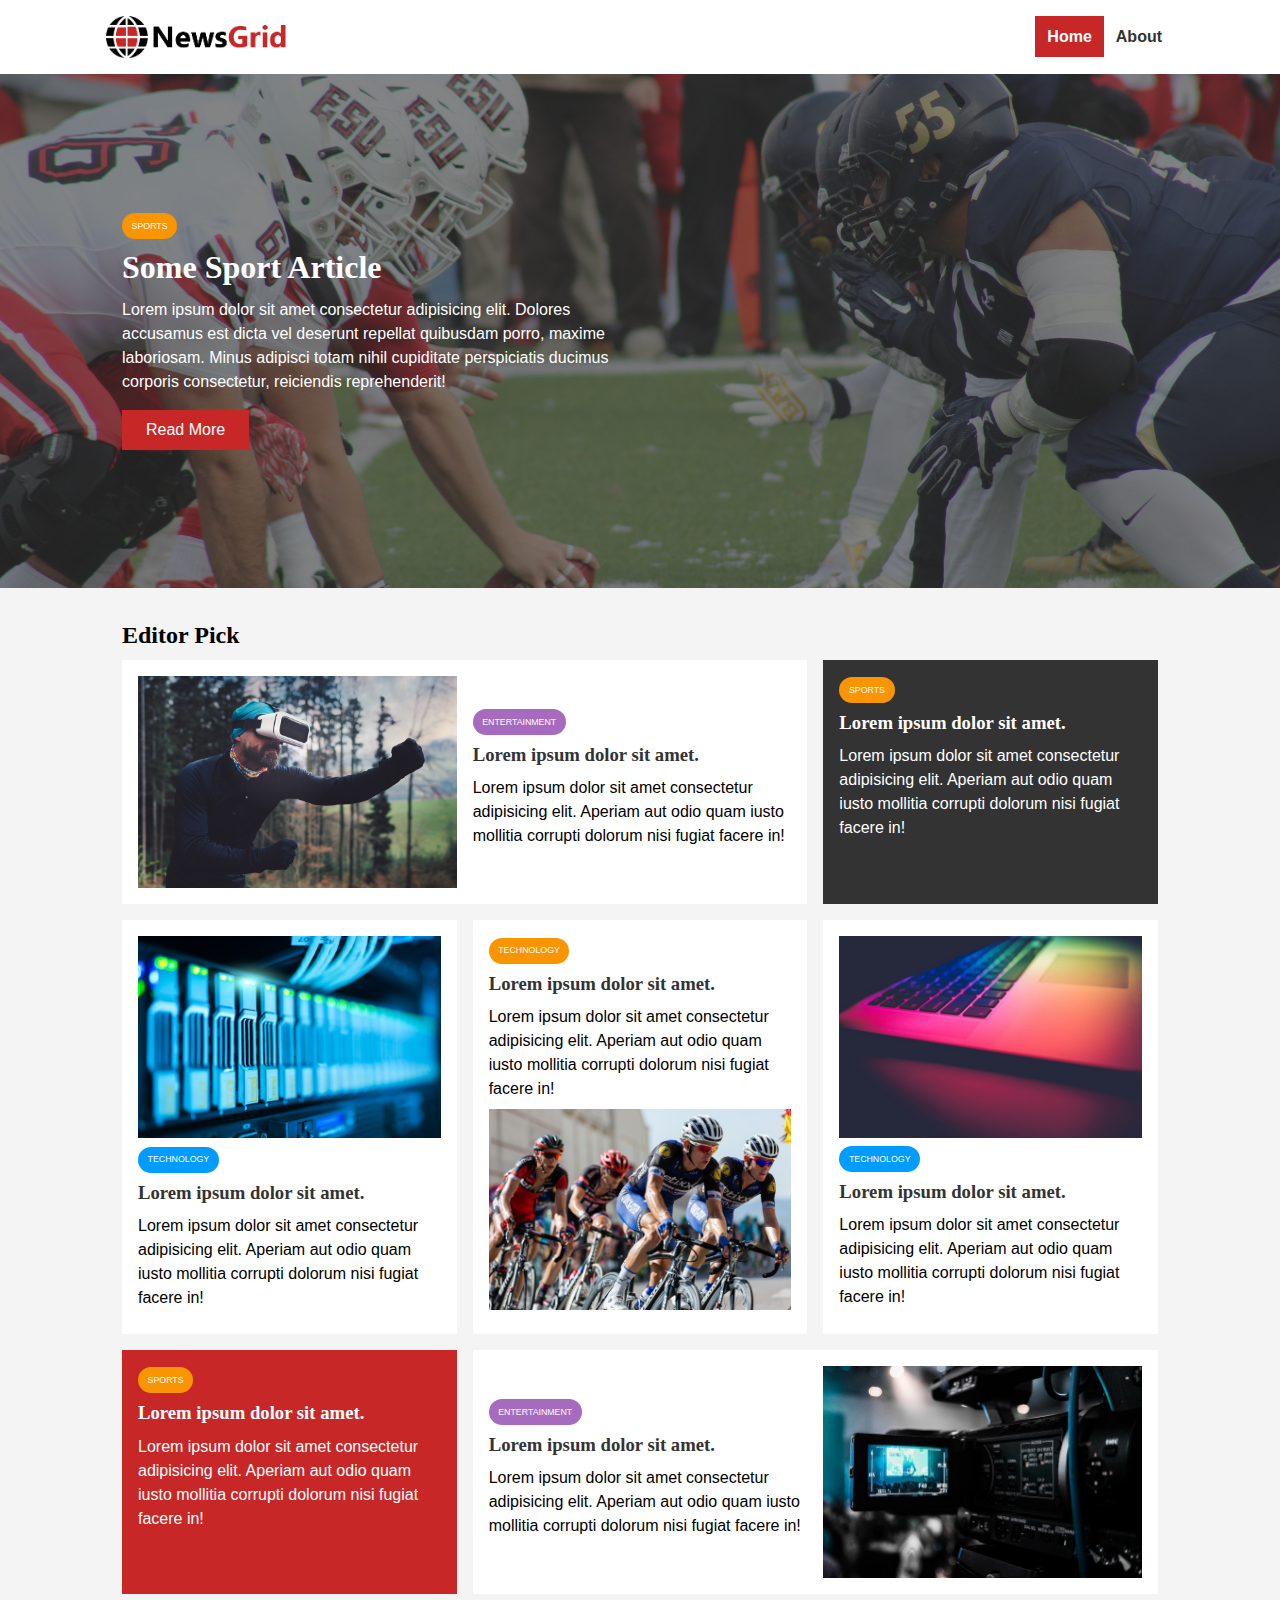
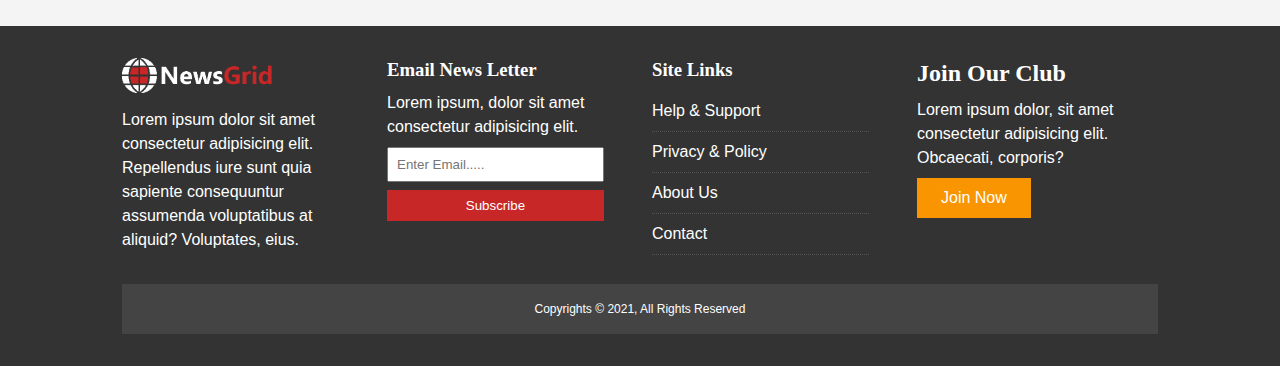
<file: index.html>
<!DOCTYPE html>
<html lang="en">
<head>
  <meta charset="UTF-8">
  <meta name="viewport" content="width=device-width, initial-scale=1.0">
  <link rel="stylesheet" href="https://use.fontawesome.com/releases/v5.15.1/css/all.css" integrity="sha384-vp86vTRFVJgpjF9jiIGPEEqYqlDwgyBgEF109VFjmqGmIY/Y4HV4d3Gp2irVfcrp" crossorigin="anonymous">
  <link href="https://fonts.googleapis.com/css?family=Lato|Staatliches" rel="stylesheet">
  <link rel="stylesheet" href="./css/style.css">
  <link rel="stylesheet" media="screen and (max-width : 768px)" href="./css/mobile.css">
  <link rel="shortcut icon" type="image/x-icon" href="favicon.ico">
  <title>News Grid | Latest News</title>
</head>
<body>
  <nav id="main-nav">
    <div class="container">
      <img src="./img/logo.png" alt="NewsGrid" class="logo">
      <div class="social">
        <a href="http://www.facebook.com" target="_blank"> <i class="fab fa-facebook fa-2x"></i></a>
        <a href="http://www.twitter.com" target="_blank"> <i class="fab fa-twitter fa-2x"></i></a>
        <a href="http://www.instagram.com" target="_blank"> <i class="fab fa-instagram fa-2x"></i></a>
        <a href="http://www.youtube.com" target="_blank"> <i class="fab fa-youtube fa-2x"></i></a>
      </div>
      <ul>
        <li><a href="./index.html" class="current">Home</a></li>
        <li><a href="./about.html">About</a></li>
      </ul>
    </div>
  </nav> 

  <!-- Showcase -->
  <header id="showcase">
    <div class="container">
      <div class="showcase-container">
        <div class="showcase-content">
          <div class="category category-sport">
            Sports
          </div>
          <h1>Some Sport Article</h1>
          <p>Lorem ipsum dolor sit amet consectetur adipisicing elit. Dolores accusamus est dicta vel deserunt repellat quibusdam porro, maxime laboriosam. Minus adipisci totam nihil cupiditate perspiciatis ducimus corporis consectetur, reiciendis reprehenderit!</p>
          <a href="article.html" class="btn btn-primary">Read More</a>
        </div>
      </div>
    </div>
  </header>

  <!-- Home Articles -->
  <section id="home-articles" class="py-2">
    <div class="container">
      <h2>Editor Pick</h2>
      <div class="article-container">
        <article class="card">
          <img src="./img/articles/ent1.jpg" alt="">
          <div>
            <div class="category category-ent">Entertainment</div>
            <h3><a href="article.html">Lorem ipsum dolor sit amet.</a></h3>
            <p>Lorem ipsum dolor sit amet consectetur adipisicing elit. Aperiam aut odio quam iusto mollitia corrupti dolorum nisi fugiat facere in!</p>
          </div>
        </article>

        <article class="card bg-dark">
            <div class="category category-sport">Sports</div>
            <h3><a href="article.html">Lorem ipsum dolor sit amet.</a></h3>
            <p>Lorem ipsum dolor sit amet consectetur adipisicing elit. Aperiam aut odio quam iusto mollitia corrupti dolorum nisi fugiat facere in!</p>
        </article>

        <article class="card">
          <img src="./img/articles/tech1.jpg" alt="">
            <div class="category category-tech">Technology</div>
            <h3><a href="article.html">Lorem ipsum dolor sit amet.</a></h3>
            <p>Lorem ipsum dolor sit amet consectetur adipisicing elit. Aperiam aut odio quam iusto mollitia corrupti dolorum nisi fugiat facere in!</p>
        </article>

        <article class="card">
            <div class="category category-sport">Technology</div>
            <h3><a href="article.html">Lorem ipsum dolor sit amet.</a></h3>
            <p>Lorem ipsum dolor sit amet consectetur adipisicing elit. Aperiam aut odio quam iusto mollitia corrupti dolorum nisi fugiat facere in!</p>
            <img src="./img/articles/sports1.jpg" alt="">
        </article>

        <article class="card">
          <img src="./img/articles/tech2.jpg" alt="">
            <div class="category category-tech">Technology</div>
            <h3><a href="article.html">Lorem ipsum dolor sit amet.</a></h3>
            <p>Lorem ipsum dolor sit amet consectetur adipisicing elit. Aperiam aut odio quam iusto mollitia corrupti dolorum nisi fugiat facere in!</p>
        </article>

        <article class="card bg-primary">
          <div class="category category-sport">Sports</div>
          <h3><a href="article.html">Lorem ipsum dolor sit amet.</a></h3>
          <p>Lorem ipsum dolor sit amet consectetur adipisicing elit. Aperiam aut odio quam iusto mollitia corrupti dolorum nisi fugiat facere in!</p>
      </article>

      <article class="card">
        <div>
          <div class="category category-ent">Entertainment</div>
          <h3><a href="article.html">Lorem ipsum dolor sit amet.</a></h3>
          <p>Lorem ipsum dolor sit amet consectetur adipisicing elit. Aperiam aut odio quam iusto mollitia corrupti dolorum nisi fugiat facere in!</p>
        </div>
        <img src="./img/articles/ent2.jpg" alt="">
      </article>
      </div>
    </div>
  </section>

  <!-- Footer -->
  <footer id="main-footer" class="py-2">
    <div class="container footer-container">
      <div>
        <img src="./img/logo_light.png" alt="NewsGrid">
        <p>Lorem ipsum dolor sit amet consectetur adipisicing elit. Repellendus iure sunt quia sapiente consequuntur assumenda voluptatibus at aliquid? Voluptates, eius.</p>
      </div>

      <div>
        <h3>Email News Letter</h3>
        <p>Lorem ipsum, dolor sit amet consectetur adipisicing elit.</p>
        <form method="POST" name="contact" data-netlify="true">
          <input type="email" name="email" placeholder="Enter Email.....">
          <input type="submit" value="Subscribe" class="btn btn-primary">
        </form>
      </div>

      <div>
        <h3>Site Links</h3>
        <ul class="list">
          <li><a href="#">Help & Support</a></li>
          <li><a href="#">Privacy & Policy</a></li>
          <li><a href="#">About Us</a></li>
          <li><a href="#">Contact</a></li>
        </ul>
      </div>

      <div>
        <h2>Join Our Club</h2>
        <p>Lorem ipsum dolor, sit amet consectetur adipisicing elit. Obcaecati, corporis?</p>
        <a href="#" class="btn btn-secondary">Join Now</a>
      </div>

      <div>
        <p>Copyrights &copy; 2021, All Rights Reserved</p>
      </div>
    </div>
  </footer>
</body>
</html>
</file>
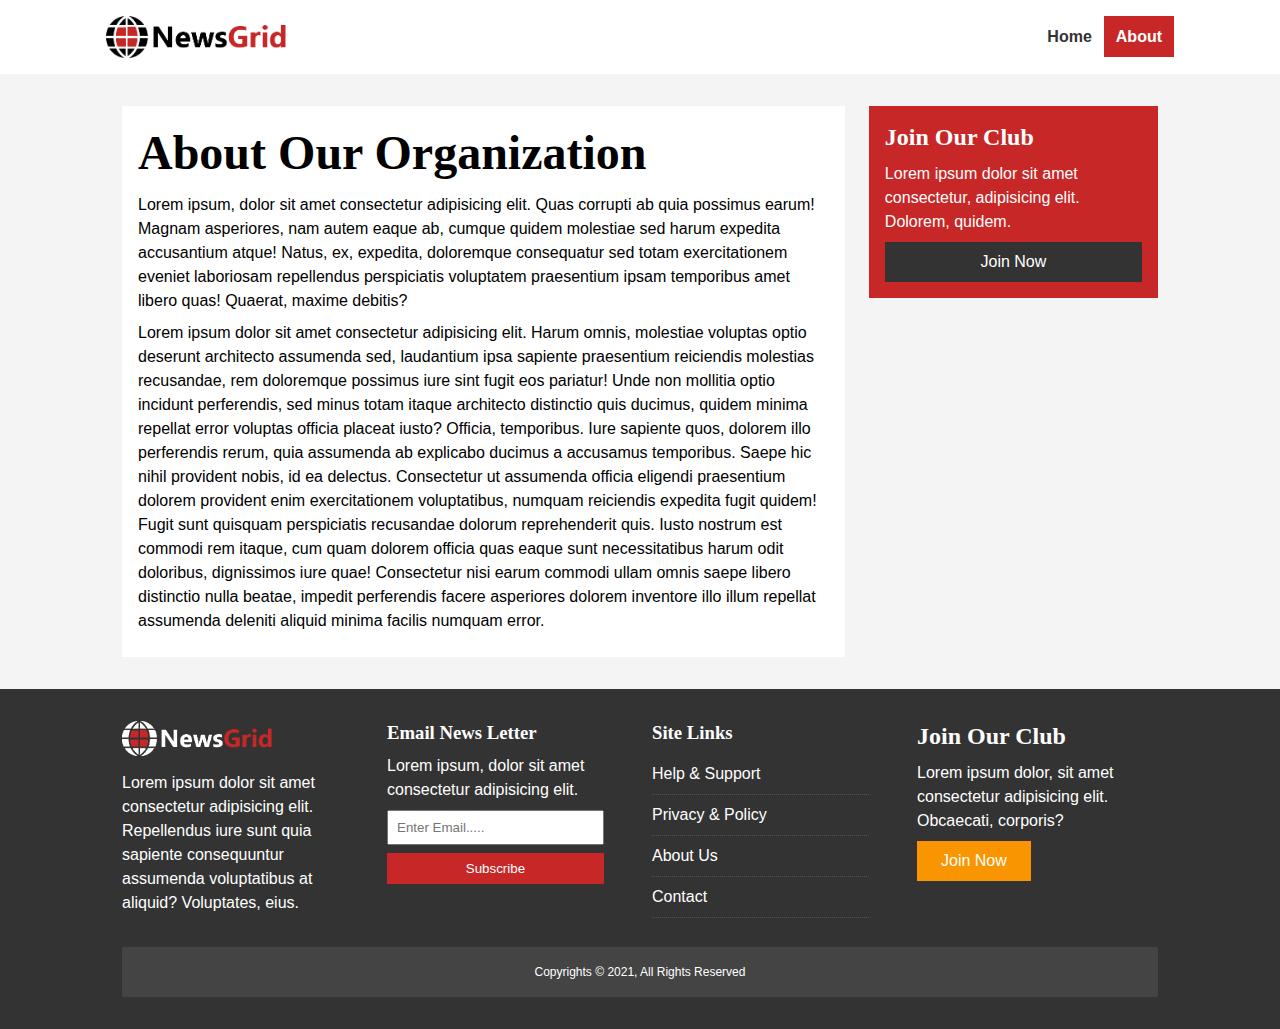
<file: about.html>
<!DOCTYPE html>
<html lang="en">
<head>
  <meta charset="UTF-8">
  <meta name="viewport" content="width=device-width, initial-scale=1.0">
  <link rel="stylesheet" href="https://use.fontawesome.com/releases/v5.15.1/css/all.css" integrity="sha384-vp86vTRFVJgpjF9jiIGPEEqYqlDwgyBgEF109VFjmqGmIY/Y4HV4d3Gp2irVfcrp" crossorigin="anonymous">
  <link href="https://fonts.googleapis.com/css?family=Lato|Staatliches" rel="stylesheet">
  <link rel="stylesheet" href="./css/style.css">
  <link rel="stylesheet" media="screen and (max-width : 768px)" href="./css/mobile.css">
  <link rel="shortcut icon" type="image/x-icon" href="favicon.ico">
  <title>News Grid | About</title>
</head>
<body>
  <nav id="main-nav">
    <div class="container">
      <img src="./img/logo.png" alt="NewsGrid" class="logo">
      <div class="social">
        <a href="http://www.facebook.com" target="_blank"> <i class="fab fa-facebook fa-2x"></i></a>
        <a href="http://www.twitter.com" target="_blank"> <i class="fab fa-twitter fa-2x"></i></a>
        <a href="http://www.instagram.com" target="_blank"> <i class="fab fa-instagram fa-2x"></i></a>
        <a href="http://www.youtube.com" target="_blank"> <i class="fab fa-youtube fa-2x"></i></a>
      </div>
      <ul>
        <li><a href="./index.html">Home</a></li>
        <li><a href="./about.html"  class="current">About</a></li>
      </ul>
    </div>
  </nav> 

  <section id="about">
    <div class="container">
      <div class="page-container">
        <article class="card">
          <h1 class="l-heading">About Our Organization</h1>
          <p>Lorem ipsum, dolor sit amet consectetur adipisicing elit. Quas corrupti ab quia possimus earum! Magnam asperiores, nam autem eaque ab, cumque quidem molestiae sed harum expedita accusantium atque! Natus, ex, expedita, doloremque consequatur sed totam exercitationem eveniet laboriosam repellendus perspiciatis voluptatem praesentium ipsam temporibus amet libero quas! Quaerat, maxime debitis?</p>
          <p>Lorem ipsum dolor sit amet consectetur adipisicing elit. Harum omnis, molestiae voluptas optio deserunt architecto assumenda sed, laudantium ipsa sapiente praesentium reiciendis molestias recusandae, rem doloremque possimus iure sint fugit eos pariatur! Unde non mollitia optio incidunt perferendis, sed minus totam itaque architecto distinctio quis ducimus, quidem minima repellat error voluptas officia placeat iusto? Officia, temporibus. Iure sapiente quos, dolorem illo perferendis rerum, quia assumenda ab explicabo ducimus a accusamus temporibus. Saepe hic nihil provident nobis, id ea delectus. Consectetur ut assumenda officia eligendi praesentium dolorem provident enim exercitationem voluptatibus, numquam reiciendis expedita fugit quidem! Fugit sunt quisquam perspiciatis recusandae dolorum reprehenderit quis. Iusto nostrum est commodi rem itaque, cum quam dolorem officia quas eaque sunt necessitatibus harum odit doloribus, dignissimos iure quae! Consectetur nisi earum commodi ullam omnis saepe libero distinctio nulla beatae, impedit perferendis facere asperiores dolorem inventore illo illum repellat assumenda deleniti aliquid minima facilis numquam error.</p>
        </article>
        <aside class="card bg-primary">
          <h2>Join Our Club</h2>
          <p>Lorem ipsum dolor sit amet consectetur, adipisicing elit. Dolorem, quidem.</p>
          <a href="#" class="btn btn-dark btn-block">Join Now</a>
        </aside>
      </div>
    </div>
  </section>

  <!-- Footer -->
  <footer id="main-footer" class="py-2">
    <div class="container footer-container">
      <div>
        <img src="./img/logo_light.png" alt="NewsGrid">
        <p>Lorem ipsum dolor sit amet consectetur adipisicing elit. Repellendus iure sunt quia sapiente consequuntur assumenda voluptatibus at aliquid? Voluptates, eius.</p>
      </div>

      <div>
        <h3>Email News Letter</h3>
        <p>Lorem ipsum, dolor sit amet consectetur adipisicing elit.</p>
        <form method="POST" name="contact" data-netlify="true">
          <input type="email" name="email" placeholder="Enter Email.....">
          <input type="submit" value="Subscribe" class="btn btn-primary">
        </form>
      </div>

      <div>
        <h3>Site Links</h3>
        <ul class="list">
          <li><a href="#">Help & Support</a></li>
          <li><a href="#">Privacy & Policy</a></li>
          <li><a href="#">About Us</a></li>
          <li><a href="#">Contact</a></li>
        </ul>
      </div>

      <div>
        <h2>Join Our Club</h2>
        <p>Lorem ipsum dolor, sit amet consectetur adipisicing elit. Obcaecati, corporis?</p>
        <a href="#" class="btn btn-secondary">Join Now</a>
      </div>

      <div>
        <p>Copyrights &copy; 2021, All Rights Reserved</p>
      </div>
    </div>
  </footer>
</body>
</html>
</file>
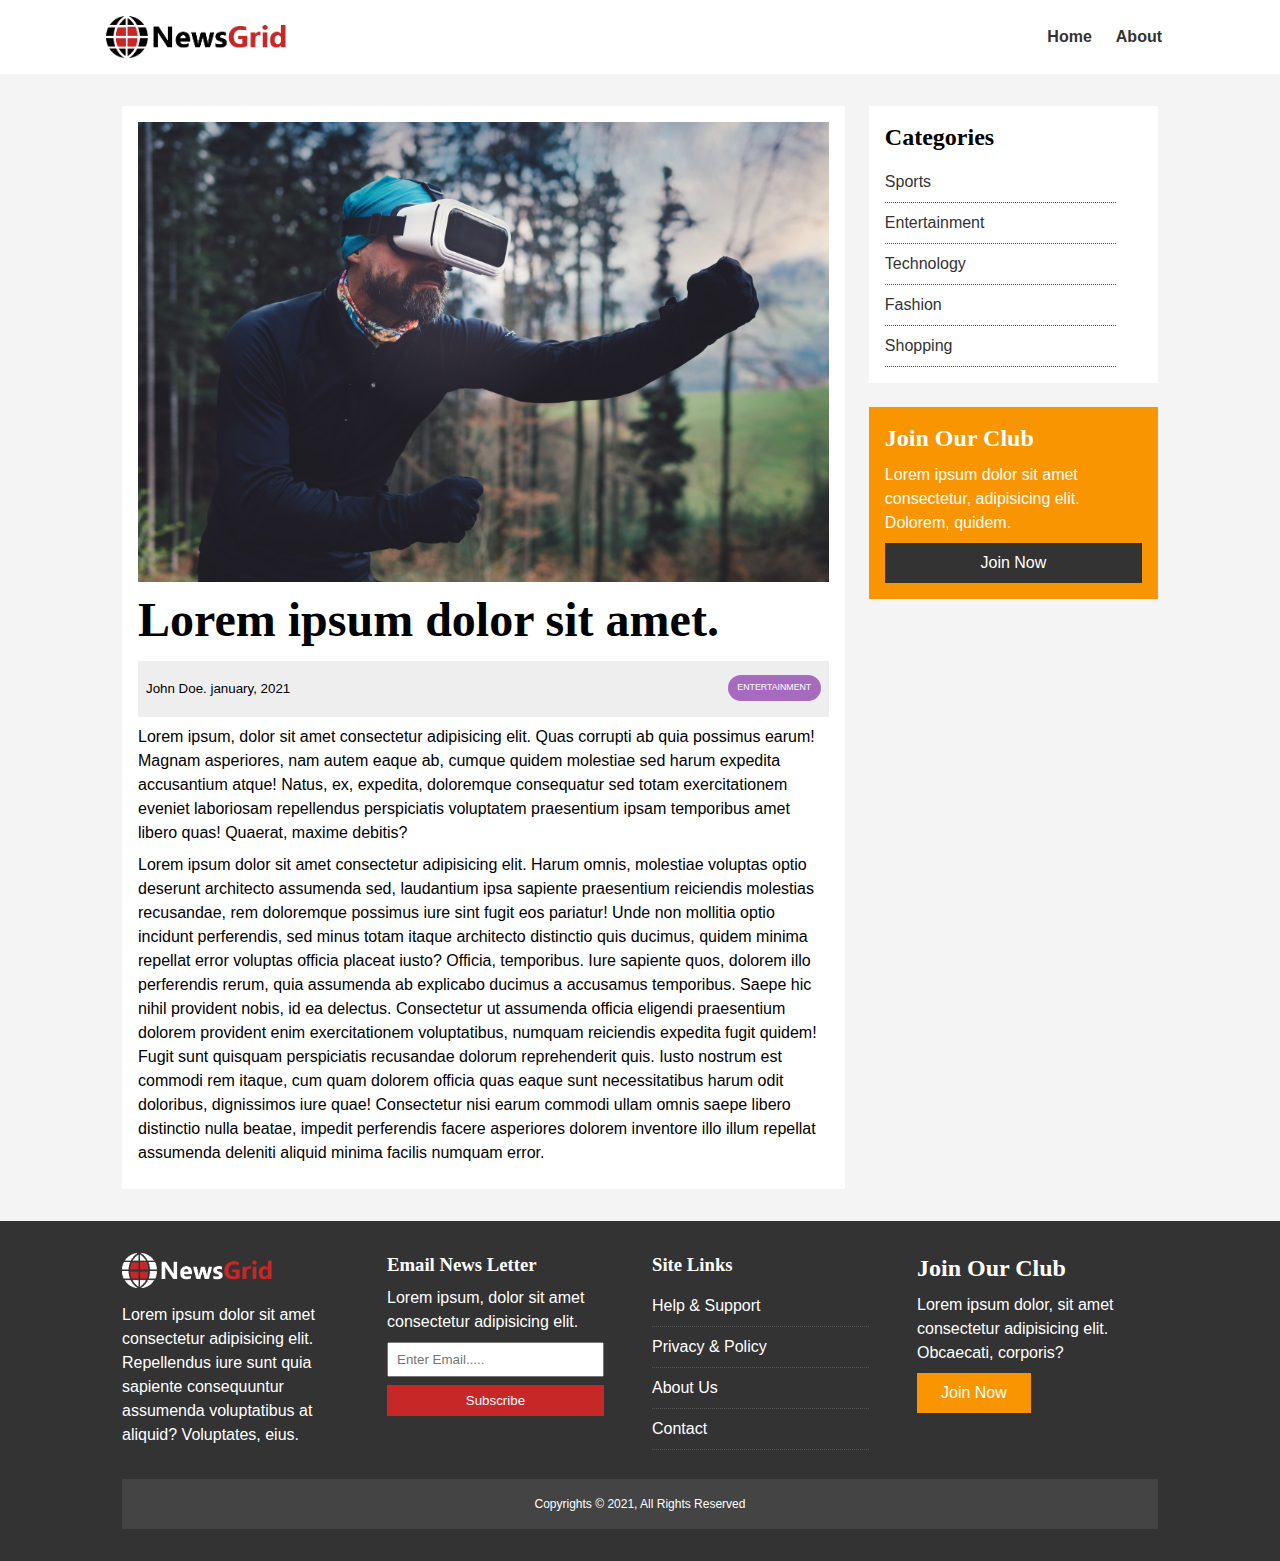
<file: article.html>
<!DOCTYPE html>
<html lang="en">

<head>
  <meta charset="UTF-8">
  <meta name="viewport" content="width=device-width, initial-scale=1.0">
  <link rel="stylesheet" href="https://use.fontawesome.com/releases/v5.15.1/css/all.css"
    integrity="sha384-vp86vTRFVJgpjF9jiIGPEEqYqlDwgyBgEF109VFjmqGmIY/Y4HV4d3Gp2irVfcrp" crossorigin="anonymous">
  <link href="https://fonts.googleapis.com/css?family=Lato|Staatliches" rel="stylesheet">
  <link rel="stylesheet" href="./css/style.css">
  <link rel="stylesheet" media="screen and (max-width : 768px)" href="./css/mobile.css">
  <link rel="shortcut icon" type="image/x-icon" href="favicon.ico">
  <title>News Grid | Latest News</title>
</head>

<body>
  <nav id="main-nav">
    <div class="container">
      <img src="./img/logo.png" alt="NewsGrid" class="logo">
      <div class="social">
        <a href="http://www.facebook.com" target="_blank"> <i class="fab fa-facebook fa-2x"></i></a>
        <a href="http://www.twitter.com" target="_blank"> <i class="fab fa-twitter fa-2x"></i></a>
        <a href="http://www.instagram.com" target="_blank"> <i class="fab fa-instagram fa-2x"></i></a>
        <a href="http://www.youtube.com" target="_blank"> <i class="fab fa-youtube fa-2x"></i></a>
      </div>
      <ul>
        <li><a href="./index.html">Home</a></li>
        <li><a href="./about.html">About</a></li>
      </ul>
    </div>
  </nav>

  <section id="article">
    <div class="container">
      <div class="page-container">
        <article class="card">
          <img src="./img/articles/ent1.jpg" alt="">
          <h1 class="l-heading">Lorem ipsum dolor sit amet.</h1>
          <div class="meta">
            <small><i class="fas fa-user"></i> John Doe. january, 2021</small>
            <div class="category category-ent">Entertainment</div>
          </div>
          <p>Lorem ipsum, dolor sit amet consectetur adipisicing elit. Quas corrupti ab quia possimus earum! Magnam
            asperiores, nam autem eaque ab, cumque quidem molestiae sed harum expedita accusantium atque! Natus, ex,
            expedita, doloremque consequatur sed totam exercitationem eveniet laboriosam repellendus perspiciatis
            voluptatem praesentium ipsam temporibus amet libero quas! Quaerat, maxime debitis?</p>
          <p>Lorem ipsum dolor sit amet consectetur adipisicing elit. Harum omnis, molestiae voluptas optio deserunt
            architecto assumenda sed, laudantium ipsa sapiente praesentium reiciendis molestias recusandae, rem
            doloremque possimus iure sint fugit eos pariatur! Unde non mollitia optio incidunt perferendis, sed minus
            totam itaque architecto distinctio quis ducimus, quidem minima repellat error voluptas officia placeat
            iusto? Officia, temporibus. Iure sapiente quos, dolorem illo perferendis rerum, quia assumenda ab explicabo
            ducimus a accusamus temporibus. Saepe hic nihil provident nobis, id ea delectus. Consectetur ut assumenda
            officia eligendi praesentium dolorem provident enim exercitationem voluptatibus, numquam reiciendis expedita
            fugit quidem! Fugit sunt quisquam perspiciatis recusandae dolorum reprehenderit quis. Iusto nostrum est
            commodi rem itaque, cum quam dolorem officia quas eaque sunt necessitatibus harum odit doloribus,
            dignissimos iure quae! Consectetur nisi earum commodi ullam omnis saepe libero distinctio nulla beatae,
            impedit perferendis facere asperiores dolorem inventore illo illum repellat assumenda deleniti aliquid
            minima facilis numquam error.</p>
        </article>

        <aside id="category" class="card">
          <h2>Categories</h2>
          <ul class="list">
            <li><a href="#"><i class="fas fa-chevron-right"></i> Sports</a></li>
            <li><a href="#"><i class="fas fa-chevron-right"></i> Entertainment</a></li>
            <li><a href="#"><i class="fas fa-chevron-right"></i> Technology</a></li>
            <li><a href="#"><i class="fas fa-chevron-right"></i> Fashion</a></li>
            <li><a href="#"><i class="fas fa-chevron-right"></i> Shopping</a></li>
          </ul>
        </aside>

        <aside class="card bg-secondary">
          <h2>Join Our Club</h2>
          <p>Lorem ipsum dolor sit amet consectetur, adipisicing elit. Dolorem, quidem.</p>
          <a href="#" class="btn btn-dark btn-block">Join Now</a>
        </aside>
      </div>
    </div>
  </section>

  <!-- Footer -->
  <footer id="main-footer" class="py-2">
    <div class="container footer-container">
      <div>
        <img src="./img/logo_light.png" alt="NewsGrid">
        <p>Lorem ipsum dolor sit amet consectetur adipisicing elit. Repellendus iure sunt quia sapiente consequuntur
          assumenda voluptatibus at aliquid? Voluptates, eius.</p>
      </div>

      <div>
        <h3>Email News Letter</h3>
        <p>Lorem ipsum, dolor sit amet consectetur adipisicing elit.</p>
        <form method="POST" name="contact" data-netlify="true">
          <input type="email" name="email" placeholder="Enter Email.....">
          <input type="submit" value="Subscribe" class="btn btn-primary">
        </form>
      </div>

      <div>
        <h3>Site Links</h3>
        <ul class="list">
          <li><a href="#">Help & Support</a></li>
          <li><a href="#">Privacy & Policy</a></li>
          <li><a href="#">About Us</a></li>
          <li><a href="#">Contact</a></li>
        </ul>
      </div>

      <div>
        <h2>Join Our Club</h2>
        <p>Lorem ipsum dolor, sit amet consectetur adipisicing elit. Obcaecati, corporis?</p>
        <a href="#" class="btn btn-secondary">Join Now</a>
      </div>

      <div>
        <p>Copyrights &copy; 2021, All Rights Reserved</p>
      </div>
    </div>
  </footer>
</body>

</html>
</file>
<file: css/style.css>
:root{
  --primary-color: #c72727;
  --secondary-color : #f99500;
  --light-color : #f4f4f4;
  --dark-color : #333;
  --max-width : 1100px;
}

.category{
  --sport-color : #f99500;
  --ent-color : #a66bbe;
  --tech-color : #009cff;
}

*{
  margin: 0;
  padding: 0;
  box-sizing: border-box;
}

body{
  font-family: 'lato ', sans-serif;
  line-height: 1.5;
  background: var(--light-color);
}

a{
  color: #333;
  text-decoration: none;
}

p{
  margin: .5rem 0;
}

ul{
  list-style: none;
}

img{
  width: 100%;
}

h1, h2, h3, h4, h5, h6 {
  font-family: cursive;
  line-height: 1.3;
  margin-bottom: 0.55rem;
}

/* Utility */
.container{
  max-width: var(--max-width);
  padding: 0 2rem;
  overflow: hidden;
  margin: auto;
}

.category{
  display: inline-block;
  color: #fff;
  font-size: .55rem;
  padding: .4rem .6rem;
  border-radius: 15px;
  margin-bottom: .5rem;
  text-transform: uppercase;
}

.category-sport{ background: var(--sport-color);}
.category-ent{ background: var(--ent-color);}
.category-tech{ background: var(--tech-color);}

.btn{
  display: inline-block;
  border: none;
  background: var(--dark-color);
  color: #fff;
  padding: 0.5rem 1.5rem;
}

.btn-light{ background: var(--light-color);}
.btn-primary{ background: var(--primary-color);}
.btn-secondary{ background: var(--secondary-color);}

.btn:hover{
  opacity: .9;
}

.btn-block{
  display: block;
  width: 100%;
  text-align: center;
}

.card{
  background: #fff;
  padding: 1rem;
}

.bg-dark{
  color: #fff;
  background: var(--dark-color);
}

.bg-primary{
  color: #fff;
  background: var(--primary-color);
}

.bg-secondary{
  color: #fff;
  background: var(--secondary-color);
}

.bg-dark h1,
.bg-dark h2,
.bg-dark h3,
.bg-dark a,
.bg-primary h1,
.bg-primary h2,
.bg-primary h3,
.bg-primary a,
.bg-secondary h1,
.bg-secondary h2,
.bg-secondary h3,
.bg-secondary a{
  color: #fff;
}

.py-1{ padding: 1.5rem 0;}
.py-2{ padding: 2rem 0;}
.py-3{ padding: 3rem 0;}

.p-1{ padding: 1.5rem;}
.p-2{ padding: 2rem;}
.p-3{ padding: 3rem;}

.l-heading{
  font-size: 3rem;
}

.list li{
  padding: .5rem 0;
  width: 90%;
  border-bottom: 1px dotted #555;
}

.list li a:hover{
  color: var(--primary-color) !important;
}

/* Inner Page Grid Container */
.page-container{
  display: grid;
  grid-template-columns: 5fr 2fr;
  margin: 2rem 0;
  grid-gap: 1.5rem;
}

.page-container > *:first-child{
  grid-row: 1 / span 3;
  
}

/* Navigation */
#main-nav{
  background: #fff;
  position: sticky;
  top: 0;
  z-index: 2;
}

#main-nav .container{
  display: grid;
  grid-template-columns: 6fr 3fr 2fr;
  padding: 1rem;
  align-items: center;
}

#main-nav .logo{
  width: 180px;
}

#main-nav ul{
  justify-self: end;
  display: flex;
}

#main-nav ul li a{
  padding: 0.75rem;
  font-weight: bold;
}

#main-nav ul li a.current{
  background: var(--primary-color);
  color: #fff;
}

#main-nav ul li a:hover{
  background: var(--light-color);
  color: var(--dark-color);
}

#main-nav .social{
  justify-self: center;
}

#main-nav .social a i{
  color: #777;
  margin-right: 0.5rem;
}

/* Showcase */
#showcase{
  color: #fff;
  padding: 2rem;
  position: relative;
  background: #333;
}

#showcase::before{
  content: '';
  background: url('../img/featured.jpg') no-repeat center center/cover;
  width: 100%;
  height: 100%;
  position: absolute;
  top: 0;
  left: 0;
  opacity: .4;
}

#showcase .showcase-container{
  display: grid;
  grid-template-columns: repeat(2, 1fr);
  justify-content: center;
  align-content: center;
  height: 50vh;
}

#showcase .showcase-content{
  z-index: 1;
}

#showcase .showcase-content p{
  margin-bottom: 1rem;
}

/* Home Articles */
#home-articles .article-container{
  display: grid;
  grid-template-columns: repeat(3, 1fr);
  grid-gap: 1rem;
}

#article .meta{
  display: flex;
  justify-content: space-between;
  align-items: center;
  background: #eee;
  padding: .5rem;
}

#article .meta .category{
  margin-top: .4rem;
}

#home-articles .article-container > *:first-child,
#home-articles .article-container > *:last-child{
  display: grid;
  grid-template-columns: repeat(2, 1fr);
  grid-gap: 1rem;
  grid-column: 1 / span 2;
  align-items: center;
}

#home-articles .article-container > *:last-child{
  grid-column: 2 / span 2;
}

/* Footer */
#main-footer{
  background: var(--dark-color);
  color: #fff;
}

#main-footer  img{
  width: 150px;
}

#main-footer a{
  color: #fff;
}

#main-footer .footer-container{
  display: grid;
  grid-template-columns: repeat(4, 1fr);
  grid-gap: 1.5rem;
}

#main-footer .footer-container > *:last-child{
  grid-column: 1 / span 4;
  background: #444;
  text-align: center;
  padding: 0.5rem;
  font-size: 0.75rem;
}


#main-footer .footer-container input[type ="email"]{
  width: 90%;
  padding: 0.5rem;
  margin-bottom: 0.5rem;
}

#main-footer .footer-container input[type ="submit"]{
  width: 90%;
}
</file>
<file: css/mobile.css>
/* Navigation */
#main-nav .social{
  display: none;
}

#main-nav .container{
  grid-template-columns: 1fr;
  grid-gap: 1.5rem;
}

#main-nav ul, #main-nav .logo{
  justify-self: center;
}

#main-nav ul li a{
  padding: 0.5rem;
}

#home-articles .article-container{
  grid-template-columns: repeat(2, 1fr);
}

#home-articles .article-container > *:first-child,
#home-articles .article-container > *:last-child{
  grid-template-columns: 1fr;
  grid-column: 1;
}

@media(max-width: 600px){
  #showcase .showcase-container, #home-articles .article-container, #main-footer .footer-container{
    grid-template-columns: 1fr;
  }

  #main-footer .footer-container > *:last-child{
    grid-column: 1;
  }

  #main-footer .footer-container > *:first-child,
  #main-footer .footer-container > *:nth-child(2){
    border-bottom: 1px dotted #444;
    padding-bottom: 1rem;
  }

  .page-container{
    grid-template-columns: 1fr;
    text-align: center;
  }

  .page-container > *:first-child{
    grid-row: 1; 
  }

  .l-heading{
    font-size: 2rem
  }
}
</file>
